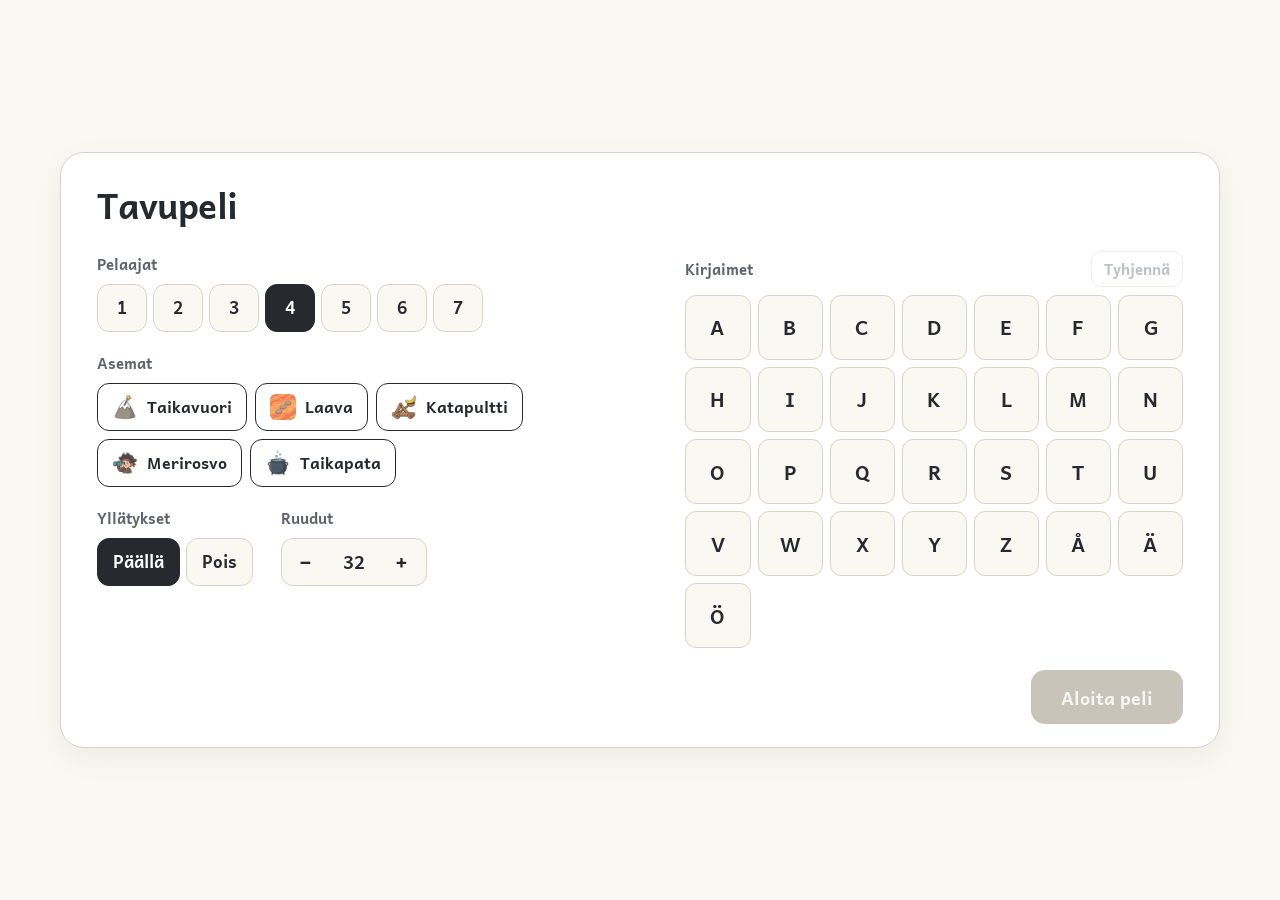
<file: index.html>
<!DOCTYPE html>
<html lang="fi">
<head>
  <meta charset="UTF-8" />
  <meta name="viewport" content="width=device-width, initial-scale=1.0, maximum-scale=1.0, user-scalable=no, viewport-fit=cover" />
  <meta name="theme-color" content="#FAF8F3" />
  <meta name="apple-mobile-web-app-capable" content="yes" />
  <meta name="apple-mobile-web-app-status-bar-style" content="default" />
  <meta name="apple-mobile-web-app-title" content="Tavupeli" />
  <title>Tavupeli</title>
  <link rel="manifest" href="./manifest.json" />
  <link rel="icon" type="image/svg+xml" href="./icons/icon-192.svg" />
  <link rel="apple-touch-icon" href="./icons/icon-192.svg" />
  <link rel="stylesheet" href="./style.css" />
</head>
<body>
  <!-- SETUP SCREEN -->
  <main id="setup-screen" class="screen">
    <div class="setup-shell">
      <header class="setup-header">
        <h1>Tavupeli</h1>
      </header>

      <div class="setup-grid">
        <section class="setup-col">
          <div class="setup-group">
            <span class="setup-label">Pelaajat</span>
            <div id="setup-players" class="seg-row seg-players" role="group" aria-label="Pelaajat"></div>
          </div>

          <div class="setup-group">
            <span class="setup-label">Asemat</span>
            <div id="setup-stations" class="chip-grid" role="group" aria-label="Asemat"></div>
          </div>

          <div class="setup-inline-row">
            <div class="setup-group">
              <span class="setup-label">Yllätykset</span>
              <div id="setup-twists" class="seg-row" role="group" aria-label="Yllätykset"></div>
            </div>

            <div class="setup-group">
              <span class="setup-label">Ruudut</span>
              <div class="stepper-box" role="group" aria-label="Ruudut">
                <button id="btn-sq-minus" type="button" class="stepper-btn" aria-label="Vähemmän">−</button>
                <span id="setup-squares-val" class="stepper-val">32</span>
                <button id="btn-sq-plus" type="button" class="stepper-btn" aria-label="Enemmän">+</button>
              </div>
            </div>
          </div>
        </section>

        <section class="setup-col setup-letters-col">
          <div class="setup-group">
            <div class="setup-label-row">
              <span class="setup-label">Kirjaimet</span>
              <button id="btn-clear-letters" type="button" class="btn-ghost-sm">Tyhjennä</button>
            </div>
            <div id="setup-letters" class="letter-grid" role="group" aria-label="Kirjaimet"></div>
          </div>
        </section>
      </div>

      <footer class="setup-footer">
        <button id="btn-resume-game" type="button" class="btn-secondary hidden">Jatka peliä</button>
        <button id="btn-start-game" type="button" class="btn-primary" disabled>Aloita peli</button>
      </footer>
    </div>
  </main>

  <!-- GAME SCREEN -->
  <main id="game-screen" class="screen hidden">
    <section class="board-pane" aria-label="Pelilauta">
      <div id="board-wrap" class="board-wrap">
        <svg id="board-svg" class="board-svg" preserveAspectRatio="xMidYMid meet"></svg>
        <svg id="tokens-svg" class="tokens-svg" preserveAspectRatio="xMidYMid meet" aria-hidden="true"></svg>
      </div>
    </section>

    <aside class="side-panel" aria-label="Ohjauspaneeli">
      <header class="panel-top">
        <div id="player-dots" class="player-dots" role="group" aria-label="Pelaajat"></div>
        <div class="panel-tools">
          <button id="btn-mute" type="button" class="icon-btn" aria-label="Äänet"></button>
          <button id="btn-exit" type="button" class="icon-btn" aria-label="Sulje peli"></button>
        </div>
      </header>

      <div id="card-stage" class="card-stage"></div>
      <div id="control-dock" class="control-dock"></div>
    </aside>
  </main>

  <!-- 2-STEP PROTECTED EXIT / NEW GAME MODAL -->
  <div id="exit-modal" class="modal-backdrop hidden" role="dialog" aria-modal="true">
    <div class="modal-card">
      <div id="exit-step-1" class="modal-body">
        <h2 class="modal-title">Sulje peli?</h2>
        <div class="modal-actions">
          <button id="btn-modal-cancel" type="button" class="btn-secondary">Jatka</button>
          <button id="btn-modal-step2" type="button" class="btn-danger-outline">Uusi peli</button>
        </div>
      </div>
      <div id="exit-step-2" class="modal-body hidden">
        <h2 class="modal-title">Aloitetaanko alusta?</h2>
        <div class="modal-actions">
          <button id="btn-modal-back" type="button" class="btn-secondary">Peruuta</button>
          <button id="btn-modal-confirm" type="button" class="btn-danger">Uusi peli</button>
        </div>
      </div>
    </div>
  </div>

  <!-- END SCREEN -->
  <div id="end-screen" class="end-backdrop hidden" role="dialog" aria-modal="true">
    <div class="end-card">
      <div id="end-art" class="end-art"></div>
      <p id="end-line" class="end-line"></p>
      <button id="btn-end-new" type="button" class="btn-primary">Uusi peli</button>
    </div>
  </div>

  <script src="./words.js"></script>
  <script src="./art.js"></script>
  <script src="./audio.js"></script>
  <script src="./board.js"></script>
  <script src="./app.js"></script>
</body>
</html>
</file>
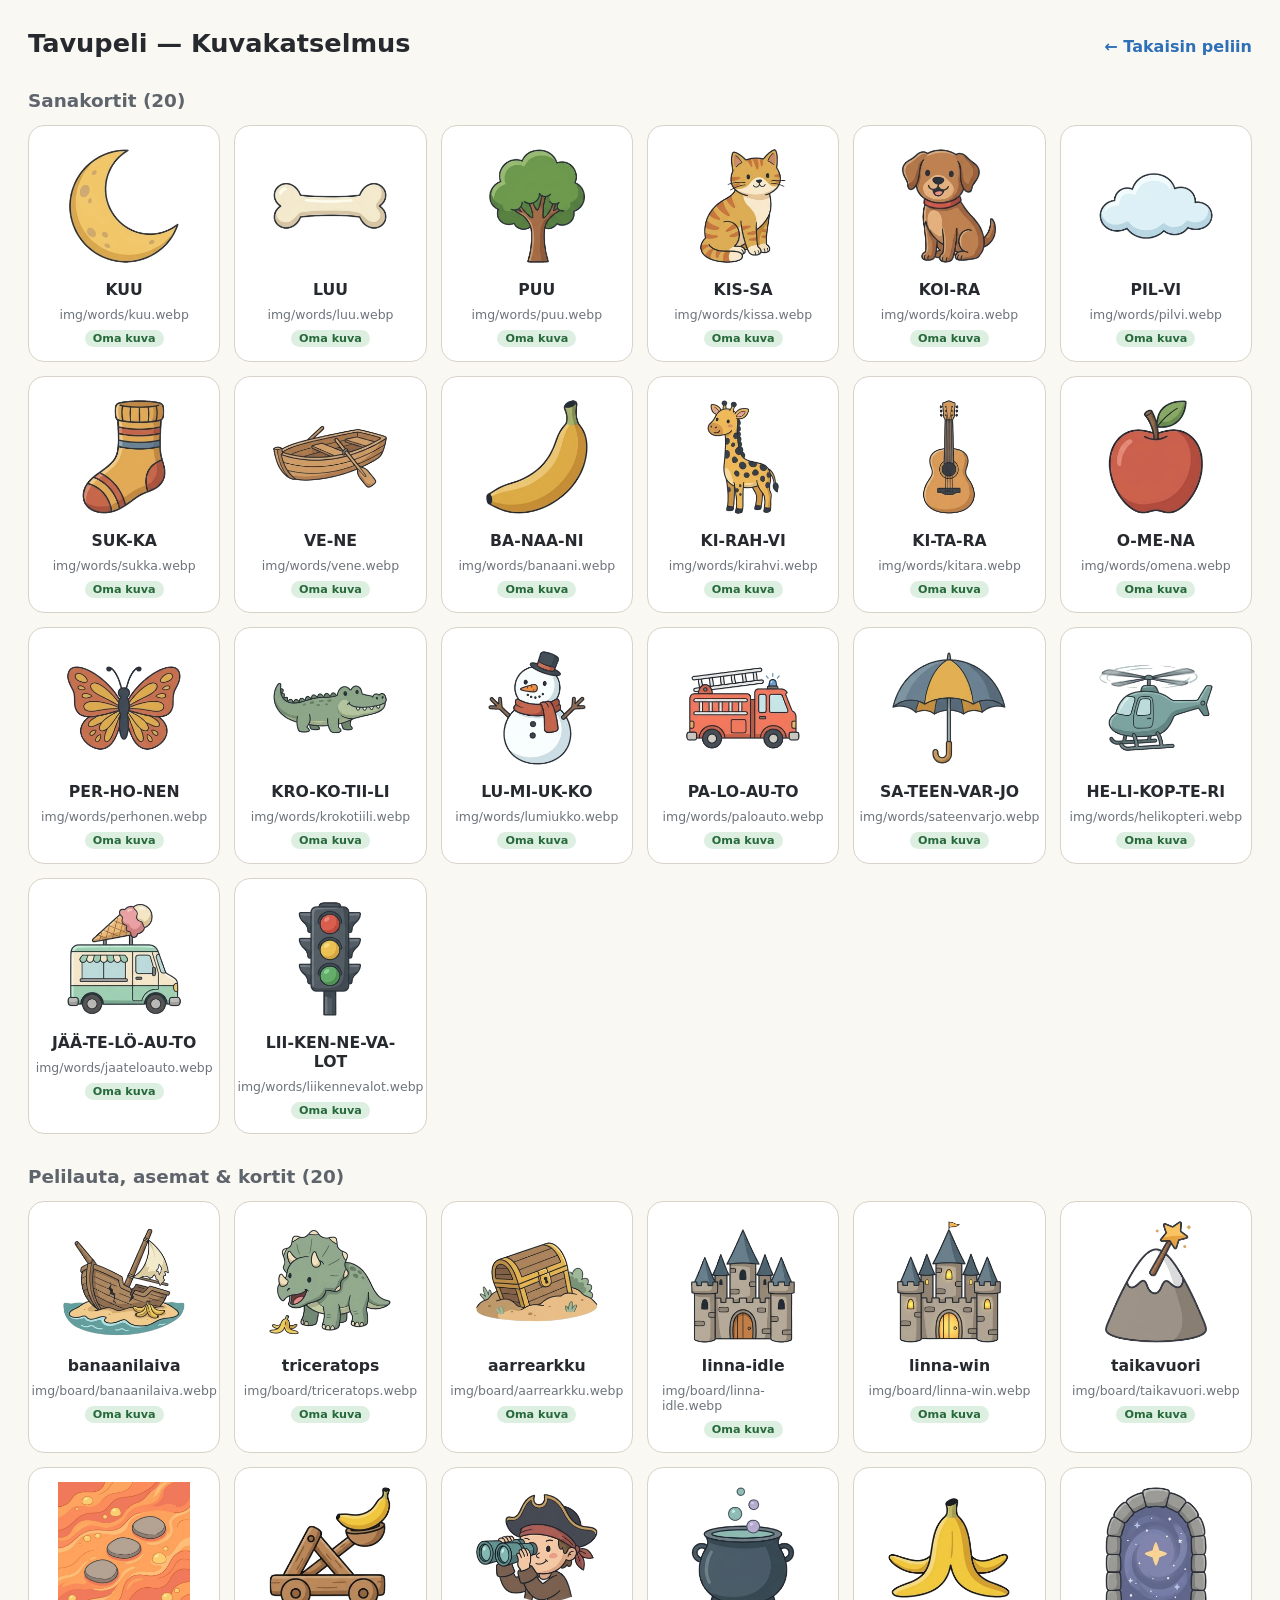
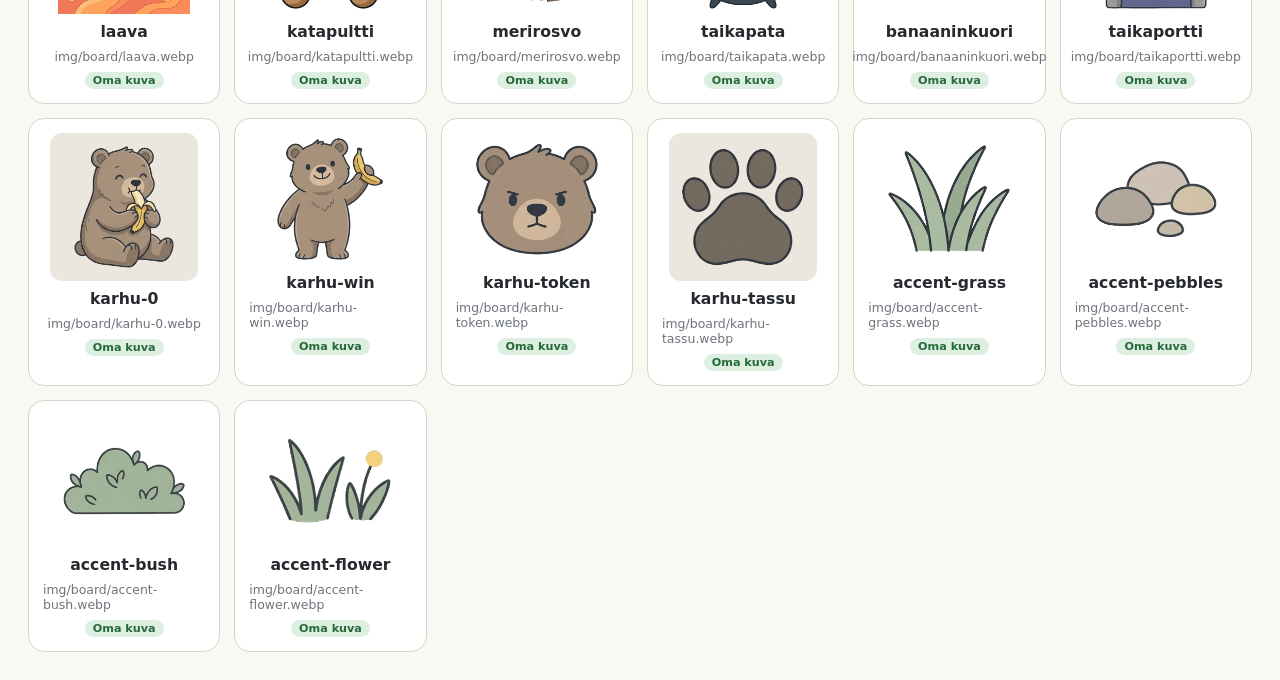
<file: gallery.html>
<!DOCTYPE html>
<html lang="fi">
<head>
  <meta charset="UTF-8" />
  <meta name="viewport" content="width=device-width, initial-scale=1.0" />
  <title>Tavupeli — Kuvakatselmus</title>
  <style>
    body { margin: 0; padding: 28px; background: #FAF8F3; color: #262A2F; font-family: 'Avenir Next', 'Segoe UI', system-ui, sans-serif; }
    header { display: flex; justify-content: space-between; align-items: baseline; margin-bottom: 24px; }
    h1 { margin: 0; font-size: 1.6rem; }
    h2 { margin: 32px 0 14px; font-size: 1.15rem; color: #5E646C; }
    a { color: #2E6FB8; font-weight: 700; text-decoration: none; }
    .grid { display: grid; grid-template-columns: repeat(auto-fill, minmax(175px, 1fr)); gap: 14px; }
    .tile { background: #FFFFFF; border: 1.5px solid #D8D3C8; border-radius: 16px; padding: 14px; display: flex; flex-direction: column; align-items: center; gap: 8px; }
    .art { width: 132px; height: 132px; display: flex; align-items: center; justify-content: center; background: #FFFFFF; }
    .art.stone { background: #ECE7DE; border-radius: 12px; padding: 8px; }
    .art img, .art svg { width: 100%; height: 100%; object-fit: contain; }
    .word { font-weight: 800; font-size: 0.98rem; text-align: center; }
    .meta { font-size: 0.78rem; color: #6E747B; }
    .badge { font-size: 0.7rem; font-weight: 700; padding: 2px 8px; border-radius: 99px; background: #EFEBE0; color: #5E646C; }
    .badge.custom { background: #DCEFE0; color: #27693B; }
  </style>
</head>
<body>
  <header>
    <h1>Tavupeli — Kuvakatselmus</h1>
    <a href="./index.html">← Takaisin peliin</a>
  </header>
  <h2 id="words-heading">Sanakortit</h2>
  <div id="words-grid" class="grid"></div>
  <h2 id="board-heading">Pelilauta, asemat &amp; kortit</h2>
  <div id="board-grid" class="grid"></div>
  <script src="./words.js"></script>
  <script src="./art.js"></script>
  <script>
    (async () => {
      await window.TavupeliArt.preloadAll();
      document.getElementById('words-heading').textContent = `Sanakortit (${window.TAVUPELI_WORDS.length})`;
      document.getElementById('board-heading').textContent = `Pelilauta, asemat & kortit (${window.TavupeliArt.BOARD_IDS.length})`;
      const wg = document.getElementById('words-grid');
      window.TAVUPELI_WORDS.forEach(w => {
        const ext = window.TavupeliArt.getResolvedUrl('words', w.id);
        const card = document.createElement('div');
        card.className = 'tile';
        const art = document.createElement('div');
        art.className = 'art';
        window.TavupeliArt.renderHtml(art, 'words', w.id, w.id);
        card.appendChild(art);
        card.insertAdjacentHTML('beforeend', `<div class="word">${w.syllables.join('-')}</div><div class="meta">img/words/${w.id}.webp</div><span class="badge${ext ? ' custom' : ''}">${ext ? 'Oma kuva' : 'SVG-varakuva'}</span>`);
        wg.appendChild(card);
      });
      const bg = document.getElementById('board-grid');
      window.TavupeliArt.BOARD_IDS.forEach(id => {
        const ext = window.TavupeliArt.getResolvedUrl('board', id);
        const card = document.createElement('div');
        card.className = 'tile';
        const art = document.createElement('div');
        art.className = `art${id === 'karhu-0' || id === 'karhu-tassu' ? ' stone' : ''}`;
        window.TavupeliArt.renderHtml(art, 'board', id, id);
        card.appendChild(art);
        card.insertAdjacentHTML('beforeend', `<div class="word">${id}</div><div class="meta">img/board/${id}.webp</div><span class="badge${ext ? ' custom' : ''}">${ext ? 'Oma kuva' : 'SVG-varakuva'}</span>`);
        bg.appendChild(card);
      });
    })();
  </script>
</body>
</html>
</file>
<file: style.css>
/* Tavupeli v4 — Storybook Tabletop Board + 65" Clevertouch Polish */

@font-face {
  font-family: 'TavupeliReader';
  src: url('./fonts/andika-regular.woff2') format('woff2');
  font-weight: 400 600;
  font-style: normal;
  font-display: swap;
}

@font-face {
  font-family: 'TavupeliReader';
  src: url('./fonts/andika-bold.woff2') format('woff2');
  font-weight: 700 800;
  font-style: normal;
  font-display: swap;
}

:root {
  --bg-board: #FAF8F3;
  --bg-panel: #F2EFE7;
  --surface: #FFFFFF;
  --ink: #262A2F;
  --ink-soft: #5E646C;
  --border: #D8D3C8;
  --border-strong: #BEB8AC;
  --bear-bg: #ECE7DE;
  --bear-border: #4A443E;
  --bear-ink: #36312C;
  --danger: #C94842;
  --radius-card: 22px;
  --radius-btn: 14px;
  --shadow-card: 0 8px 22px rgba(42, 38, 32, 0.08), 0 2px 5px rgba(42, 38, 32, 0.05);
  --font-main: 'TavupeliReader', 'Nunito', 'Avenir Next', 'Segoe UI', system-ui, -apple-system, sans-serif;
}

*, *::before, *::after {
  box-sizing: border-box;
  -webkit-tap-highlight-color: transparent;
}

html, body {
  margin: 0;
  padding: 0;
  width: 100%;
  height: 100dvh;
  overflow: hidden;
  background: var(--bg-board);
  color: var(--ink);
  font-family: var(--font-main);
  user-select: none;
  -webkit-user-select: none;
  touch-action: manipulation;
}

.hidden {
  display: none !important;
}

.screen {
  width: 100%;
  height: 100dvh;
}

/* SETUP SCREEN */
#setup-screen {
  display: flex;
  align-items: center;
  justify-content: center;
  padding: clamp(14px, 2.2vh, 28px) clamp(16px, 2.8vw, 40px);
  background: var(--bg-board);
}

.setup-shell {
  width: 100%;
  max-width: 1160px;
  max-height: 100%;
  background: var(--surface);
  border: 1.5px solid var(--border);
  border-radius: 24px;
  box-shadow: 0 10px 30px rgba(42, 38, 32, 0.06);
  padding: clamp(18px, 2.5vh, 32px) clamp(20px, 2.8vw, 38px);
  display: flex;
  flex-direction: column;
  gap: clamp(14px, 2vh, 24px);
  overflow-y: auto;
}

.setup-header h1 {
  margin: 0;
  font-size: clamp(1.6rem, 2.8vw, 2.2rem);
  font-weight: 700;
  letter-spacing: -0.015em;
}

.setup-grid {
  display: grid;
  grid-template-columns: minmax(320px, 1.05fr) minmax(300px, 0.95fr);
  gap: clamp(18px, 3vw, 40px);
  align-items: start;
}

.setup-col {
  display: flex;
  flex-direction: column;
  gap: clamp(14px, 2vh, 22px);
}

.setup-group {
  display: flex;
  flex-direction: column;
  gap: 8px;
}

.setup-label-row {
  display: flex;
  align-items: center;
  justify-content: space-between;
}

.setup-label {
  font-size: 0.96rem;
  font-weight: 700;
  color: var(--ink-soft);
}

.setup-inline-row {
  display: flex;
  flex-wrap: wrap;
  gap: 18px 28px;
  align-items: flex-end;
}

.seg-row {
  display: inline-flex;
  gap: 6px;
  flex-wrap: wrap;
}

.seg-btn {
  min-height: 48px;
  min-width: 50px;
  padding: 0 15px;
  border-radius: 12px;
  border: 1.5px solid var(--border);
  background: var(--bg-board);
  color: var(--ink);
  font-family: inherit;
  font-size: 1.04rem;
  font-weight: 700;
  cursor: pointer;
  display: inline-flex;
  align-items: center;
  justify-content: center;
  transition: transform 90ms ease, background-color 110ms ease, border-color 110ms ease;
}

.seg-btn:active {
  transform: scale(0.96);
}

.seg-btn.active {
  background: var(--ink);
  border-color: var(--ink);
  color: #FFFFFF;
}

.seg-players .seg-btn {
  width: 50px;
  padding: 0;
}

.stepper-box {
  display: inline-flex;
  align-items: center;
  height: 48px;
  border-radius: 12px;
  border: 1.5px solid var(--border);
  background: var(--bg-board);
  overflow: hidden;
}

.stepper-btn {
  width: 48px;
  height: 100%;
  border: none;
  background: transparent;
  color: var(--ink);
  font-family: inherit;
  font-size: 1.35rem;
  font-weight: 700;
  cursor: pointer;
  display: inline-flex;
  align-items: center;
  justify-content: center;
}

.stepper-btn:active {
  background: #E6E1D6;
}

.stepper-btn:disabled {
  opacity: 0.35;
  cursor: default;
}

.stepper-val {
  min-width: 48px;
  text-align: center;
  font-size: 1.15rem;
  font-weight: 700;
  color: var(--ink);
}

.chip-grid {
  display: flex;
  flex-wrap: wrap;
  gap: 8px;
}

.station-chip {
  min-height: 48px;
  padding: 6px 14px;
  border-radius: 12px;
  border: 1.5px solid var(--border);
  background: var(--bg-board);
  color: var(--ink-soft);
  font-family: inherit;
  font-size: 0.98rem;
  font-weight: 700;
  cursor: pointer;
  display: inline-flex;
  align-items: center;
  gap: 9px;
  transition: transform 90ms ease, background-color 110ms ease, border-color 110ms ease;
}

.station-chip:active {
  transform: scale(0.97);
}

.station-chip .chip-icon {
  width: 26px;
  height: 26px;
  display: inline-flex;
  align-items: center;
  justify-content: center;
  flex-shrink: 0;
}

.station-chip .chip-icon img,
.station-chip .chip-icon svg {
  width: 100%;
  height: 100%;
  object-fit: contain;
  border-radius: 6px;
}

.station-chip.active {
  background: #FFFFFF;
  border-color: var(--ink);
  color: var(--ink);
}

.letter-grid {
  display: grid;
  grid-template-columns: repeat(7, minmax(0, 1fr));
  gap: 7px;
}

.letter-btn {
  aspect-ratio: 1 / 1;
  min-height: 46px;
  border-radius: 11px;
  border: 1.5px solid var(--border);
  background: var(--bg-board);
  color: var(--ink);
  font-family: inherit;
  font-size: clamp(1.05rem, 1.55vw, 1.28rem);
  font-weight: 700;
  line-height: 1.25;
  padding-top: 2px;
  cursor: pointer;
  display: flex;
  align-items: center;
  justify-content: center;
  transition: transform 80ms ease, background-color 100ms ease, border-color 100ms ease;
}

.letter-btn:active {
  transform: scale(0.94);
}

.letter-btn.active {
  background: var(--ink);
  border-color: var(--ink);
  color: #FFFFFF;
}

.btn-ghost-sm {
  min-height: 36px;
  padding: 0 12px;
  border-radius: 10px;
  border: 1.5px solid var(--border);
  background: transparent;
  color: var(--ink-soft);
  font-family: inherit;
  font-size: 0.92rem;
  font-weight: 700;
  cursor: pointer;
}

.btn-ghost-sm:active:not(:disabled) {
  background: #EAE5DA;
}

.btn-ghost-sm:disabled {
  opacity: 0.4;
  cursor: default;
}

.setup-footer {
  display: flex;
  justify-content: flex-end;
  align-items: center;
  gap: 12px;
  padding-top: 4px;
}

.btn-primary,
.btn-secondary,
.btn-danger,
.btn-danger-outline {
  min-height: 54px;
  padding: 0 28px;
  border-radius: var(--radius-btn);
  font-family: inherit;
  font-size: 1.14rem;
  font-weight: 700;
  cursor: pointer;
  border: 2px solid transparent;
  transition: transform 90ms ease, opacity 120ms ease;
}

.btn-primary:active:not(:disabled),
.btn-secondary:active:not(:disabled),
.btn-danger:active:not(:disabled),
.btn-danger-outline:active:not(:disabled) {
  transform: scale(0.975);
}

.btn-primary {
  background: var(--ink);
  color: #FFFFFF;
}

.btn-primary:disabled {
  background: #C9C4BA;
  color: #F8F6F2;
  cursor: not-allowed;
}

.btn-secondary {
  background: var(--bg-board);
  border-color: var(--border-strong);
  color: var(--ink);
}

.btn-danger {
  background: var(--danger);
  color: #FFFFFF;
}

.btn-danger-outline {
  background: #FFFFFF;
  border-color: var(--danger);
  color: var(--danger);
}

/* GAME SCREEN — BALANCED UNIFIED TABLETOP LAYOUT */
#game-screen {
  --panel-w: clamp(320px, 21vw, 398px);
  --dock-h: clamp(184px, 19.5vh, 210px);
  --board-pad: clamp(10px, 1.2vh, 16px);
  display: flex;
  flex-direction: row;
  width: 100%;
  height: 100dvh;
  background: #F3EFE6;
  padding: clamp(12px, 1.5vh, 18px) clamp(14px, 1.3vw, 20px);
  gap: clamp(12px, 1.2vw, 18px);
}

.board-pane {
  flex: 1 1 0;
  min-width: 0;
  height: 100%;
  display: flex;
  align-items: center;
  justify-content: center;
}

.board-wrap {
  position: relative;
  width: 100%;
  height: 100%;
  display: flex;
  align-items: center;
  justify-content: center;
  background: var(--bg-board);
  border: 1.5px solid #DED8CA;
  border-radius: 22px;
  box-shadow: inset 0 0 0 3px #F8F5EE, 0 4px 16px rgba(42, 38, 32, 0.045);
  padding: var(--board-pad);
}

.board-svg {
  width: 100%;
  height: 100%;
  max-width: 100%;
  max-height: 100%;
  display: block;
}

.tokens-svg {
  position: absolute;
  inset: var(--board-pad);
  width: calc(100% - var(--board-pad) * 2);
  height: calc(100% - var(--board-pad) * 2);
  display: block;
  pointer-events: none;
  will-change: transform;
}

.laava-in-tile {
  opacity: 0.72;
}

.tile-icon-inside {
  pointer-events: none;
}

.token-group.paused-token {
  opacity: 0.34;
}

.token-active-ring {
  opacity: 0;
}

.token-group.active-token .token-active-ring {
  opacity: 0.92;
}

/* ROCK-SOLID LOCKED TABLETOP SIDE TRAY (ZERO HORIZONTAL/VERTICAL RESIZE) */
.side-panel {
  flex: 0 0 var(--panel-w);
  width: var(--panel-w);
  min-width: var(--panel-w);
  max-width: var(--panel-w);
  height: 100%;
  overflow: hidden;
  background: #F6F3EC;
  border: 1.5px solid #DED8CA;
  border-radius: 22px;
  box-shadow: 0 4px 16px rgba(42, 38, 32, 0.04);
  display: flex;
  flex-direction: column;
  padding: clamp(14px, 1.8vh, 22px) clamp(18px, 1.3vw, 24px);
  gap: clamp(12px, 1.6vh, 18px);
}

.panel-top {
  flex: 0 0 42px;
  height: 42px;
  min-width: 0;
  display: flex;
  align-items: center;
  justify-content: space-between;
  gap: 8px;
}

.player-dots {
  display: flex;
  align-items: center;
  gap: clamp(5px, 0.48vw, 8px);
  flex-wrap: nowrap;
  min-width: 0;
}

.player-dot-btn {
  width: clamp(22px, 1.42vw, 28px);
  height: clamp(22px, 1.42vw, 28px);
  padding: 0;
  border-radius: 50%;
  border: 2.5px solid #FFFFFF;
  background: var(--dot-color);
  cursor: pointer;
  position: relative;
  flex-shrink: 0;
  box-shadow: 0 1px 3px rgba(38, 42, 47, 0.18), 0 0 0 1px rgba(38, 42, 47, 0.12);
  transition: transform 90ms ease;
}

.player-dot-btn:active {
  transform: scale(0.92);
}

.player-dot-btn.active {
  box-shadow: 0 0 0 2.5px #F6F3EC, 0 0 0 5px var(--dot-color);
}

.player-dot-btn.paused {
  opacity: 0.36;
}

.player-dot-btn.paused::before,
.player-dot-btn.paused::after {
  content: '';
  position: absolute;
  top: 26%;
  bottom: 26%;
  width: 2.5px;
  border-radius: 2px;
  background: #FFFFFF;
}

.player-dot-btn.paused::before {
  left: calc(50% - 3.5px);
}

.player-dot-btn.paused::after {
  left: calc(50% + 1px);
}

.player-dot-btn.finished::after {
  content: '';
  position: absolute;
  inset: 5px;
  border-radius: 50%;
  border: 2.5px solid #FFFFFF;
}

.panel-tools {
  display: flex;
  align-items: center;
  gap: 6px;
  flex-shrink: 0;
}

.icon-btn {
  width: 38px;
  height: 38px;
  border-radius: 11px;
  border: 1.5px solid var(--border);
  background: var(--surface);
  color: var(--ink-soft);
  display: inline-flex;
  align-items: center;
  justify-content: center;
  cursor: pointer;
  padding: 0;
  transition: transform 90ms ease, background-color 110ms ease;
}

.icon-btn:active {
  transform: scale(0.94);
  background: #EFECE4;
}

.icon-btn svg {
  width: 19px;
  height: 19px;
}

/* CARD STAGE & 60FPS CALM ANIMATIONS */
.card-stage {
  flex: 1 1 0;
  min-height: 0;
  min-width: 0;
  display: flex;
  align-items: center;
  justify-content: center;
  position: relative;
  perspective: 1100px;
}

@keyframes cardEnter {
  from {
    opacity: 0;
    transform: translate3d(0, 22px, 0) scale(0.96);
  }
  to {
    opacity: 1;
    transform: translate3d(0, 0, 0) scale(1);
  }
}

@keyframes cardFlipIn {
  0% {
    opacity: 0;
    transform: rotateY(-70deg) translate3d(0, 8px, 0) scale(0.95);
  }
  50% {
    opacity: 1;
  }
  100% {
    opacity: 1;
    transform: rotateY(0deg) translate3d(0, 0, 0) scale(1);
  }
}

@keyframes revealFadeUp {
  from {
    opacity: 0;
    transform: translate3d(0, 10px, 0);
  }
  to {
    opacity: 1;
    transform: translate3d(0, 0, 0);
  }
}

.card-enter {
  animation: cardEnter 400ms cubic-bezier(0.22, 1, 0.36, 1) both;
  will-change: transform, opacity;
}

.card-flip-in {
  animation: cardFlipIn 430ms cubic-bezier(0.22, 1, 0.36, 1) both;
  transform-style: preserve-3d;
  will-change: transform, opacity;
}

.deck-stack {
  position: relative;
  width: 100%;
  max-width: 340px;
  aspect-ratio: 3 / 4;
  max-height: 100%;
  cursor: pointer;
  background: transparent;
  border: none;
  padding: 0;
  transition: transform 110ms ease;
}

.deck-stack:active {
  transform: scale(0.98);
}

.deck-peek {
  position: absolute;
  inset: 0;
  border-radius: var(--radius-card);
  background: #FFFFFF;
  border: 3px solid var(--player-color, #2E6FB8);
  pointer-events: none;
  box-shadow: 0 4px 12px rgba(42, 38, 32, 0.06);
}

.deck-peek-1 {
  transform: rotate(-2deg) translate(-3px, 4px);
  opacity: 0.72;
}

.deck-peek-2 {
  transform: rotate(1.5deg) translate(3px, 2px);
  opacity: 0.88;
}

.deck-top {
  position: relative;
  width: 100%;
  height: 100%;
  border-radius: var(--radius-card);
  background: #FFFFFF;
  border: 4px solid var(--player-color, #2E6FB8);
  box-shadow: var(--shadow-card);
  display: flex;
  align-items: center;
  justify-content: center;
}

.deck-top::before {
  content: '';
  position: absolute;
  inset: 11px;
  border-radius: 13px;
  border: 1.5px solid var(--player-color, #2E6FB8);
  opacity: 0.22;
  pointer-events: none;
}

.deck-mark {
  width: 48px;
  height: 48px;
  border-radius: 50%;
  border: 3px solid var(--player-color, #2E6FB8);
  opacity: 0.22;
  position: relative;
}

.deck-mark::after {
  content: '';
  position: absolute;
  inset: 10px;
  border-radius: 50%;
  background: var(--player-color, #2E6FB8);
  opacity: 0.4;
}

.game-card {
  width: 100%;
  max-width: 340px;
  max-height: 100%;
  min-width: 0;
  overflow: hidden;
  aspect-ratio: 3 / 4;
  border-radius: var(--radius-card);
  background: #FFFFFF;
  border: 4px solid var(--player-color, #2E6FB8);
  box-shadow: var(--shadow-card);
  padding: clamp(14px, 1.9vh, 22px);
  display: flex;
  flex-direction: column;
  align-items: center;
  justify-content: space-between;
}

.word-art {
  flex: 1 1 auto;
  width: 100%;
  min-height: 0;
  display: flex;
  align-items: center;
  justify-content: center;
  padding: 4px;
}

.word-art img,
.word-art svg {
  width: 100%;
  height: 100%;
  max-height: 100%;
  object-fit: contain;
}

.reveal-block {
  width: 100%;
  min-width: 0;
  display: flex;
  flex-direction: column;
  align-items: center;
  justify-content: center;
  gap: 4px;
  padding-top: 8px;
  animation: revealFadeUp 340ms cubic-bezier(0.22, 1, 0.36, 1) both;
}

.reveal-numeral {
  font-size: clamp(2.6rem, 4.2vw, 3.9rem);
  font-weight: 700;
  line-height: 1;
  color: var(--player-color, var(--ink));
}

.reveal-word {
  max-width: 100%;
  font-size: clamp(1.22rem, 1.9vw, 1.78rem);
  font-weight: 700;
  letter-spacing: 0.03em;
  line-height: 1.3;
  color: var(--ink);
  white-space: nowrap;
}

.reveal-word.long-word {
  font-size: clamp(0.96rem, 1.48vw, 1.4rem);
  letter-spacing: 0.012em;
}

.activity-card {
  justify-content: center;
  gap: clamp(8px, 1.3vh, 14px);
}

.station-card-art {
  width: clamp(94px, 13.5vh, 142px);
  height: clamp(94px, 13.5vh, 142px);
  display: flex;
  align-items: center;
  justify-content: center;
}

.station-card-art img,
.station-card-art svg {
  width: 100%;
  height: 100%;
  object-fit: contain;
  border-radius: 14px;
}

.card-title {
  margin: 0;
  font-size: clamp(1.28rem, 1.9vw, 1.7rem);
  font-weight: 700;
  color: var(--ink);
  text-align: center;
  line-height: 1.2;
}

.card-desc {
  margin: 0;
  padding: 0 6px;
  font-size: clamp(0.9rem, 1.12vw, 1.05rem);
  font-weight: 400;
  color: #828890;
  text-align: center;
  line-height: 1.32;
  text-wrap: balance;
}

.letter-boxes {
  display: flex;
  align-items: center;
  justify-content: center;
  gap: 11px;
  padding: 6px 0 2px;
}

.letter-box {
  width: clamp(68px, 8.4vh, 88px);
  height: clamp(74px, 9vh, 96px);
  border: 2px solid var(--border-strong);
  border-radius: 15px;
  background: #FFFFFF;
  box-shadow: 0 2px 6px rgba(42, 38, 32, 0.06);
  display: flex;
  align-items: center;
  justify-content: center;
  font-size: clamp(2.15rem, 3.4vw, 2.9rem);
  font-weight: 700;
  line-height: 1.3;
  color: var(--ink);
}

.letter-boxes.staggered {
  gap: 8px;
  padding: 10px 0 4px;
}

.letter-boxes.staggered .letter-box {
  width: clamp(58px, 7.2vh, 76px);
  height: clamp(64px, 7.8vh, 84px);
  font-size: clamp(1.8rem, 2.75vw, 2.35rem);
}

.letter-boxes.staggered .letter-box:nth-child(1) { transform: translateY(7px); }
.letter-boxes.staggered .letter-box:nth-child(2) { transform: translateY(-7px); }
.letter-boxes.staggered .letter-box:nth-child(3) { transform: translateY(7px); }

.twist-card {
  justify-content: center;
  gap: clamp(14px, 2vh, 20px);
}

.twist-delta {
  font-size: clamp(2.7rem, 4.4vw, 3.8rem);
  font-weight: 700;
  line-height: 1.1;
  color: var(--ink);
}

/* WARM-STONE BEAR CARDS (NO EARS, THINNER BORDER, STYLE B PAWS) */
.bear-card-wrap {
  position: relative;
  width: 100%;
  max-width: 344px;
  max-height: 100%;
  aspect-ratio: 3 / 4;
  display: flex;
  align-items: center;
  justify-content: center;
}

.bear-card-btn {
  width: 100%;
  height: 100%;
  border-radius: var(--radius-card);
  background: var(--bear-bg);
  border: 4px solid var(--bear-border);
  box-shadow: var(--shadow-card);
  cursor: pointer;
  position: relative;
  display: flex;
  flex-direction: column;
  align-items: center;
  justify-content: center;
  padding: 20px;
  transition: transform 110ms ease;
}

.bear-card-btn:active {
  transform: scale(0.98);
}

.bear-card-btn::before {
  content: '';
  position: absolute;
  inset: 11px;
  border-radius: 13px;
  border: 1.5px solid var(--bear-border);
  opacity: 0.22;
  pointer-events: none;
}

.bear-card-btn .bear-paw {
  width: clamp(72px, 8vw, 96px);
  height: clamp(72px, 8vw, 96px);
  opacity: 0.44;
  object-fit: contain;
}

.bear-card-face {
  width: 100%;
  height: 100%;
  border-radius: var(--radius-card);
  background: var(--bear-bg);
  border: 4px solid var(--bear-border);
  box-shadow: var(--shadow-card);
  position: relative;
  display: flex;
  flex-direction: column;
  align-items: center;
  justify-content: center;
  padding: 22px;
  gap: 18px;
}

.bear-numeral {
  font-size: clamp(4.4rem, 7.6vw, 6.2rem);
  font-weight: 700;
  line-height: 1;
  color: var(--bear-ink);
}

.bear-paws-row {
  display: flex;
  align-items: center;
  justify-content: center;
  gap: 12px;
}

.bear-paw {
  width: clamp(40px, 4.6vw, 56px);
  height: clamp(40px, 4.6vw, 56px);
  object-fit: contain;
}

.bear-zero-numeral {
  font-size: clamp(3rem, 5.2vw, 4.2rem);
  font-weight: 700;
  line-height: 1;
  color: var(--bear-ink);
}

.bear-zero-art {
  width: clamp(140px, 21vh, 210px);
  height: clamp(140px, 21vh, 210px);
  display: flex;
  align-items: center;
  justify-content: center;
}

.bear-zero-art img,
.bear-zero-art svg {
  width: 100%;
  height: 100%;
  object-fit: contain;
}

/* BOTTOM TAPUTUS & ACTION DOCK — CONSTANT HEIGHT SO CARDS NEVER JUMP */
.control-dock {
  flex: 0 0 var(--dock-h);
  height: var(--dock-h);
  min-height: var(--dock-h);
  max-height: var(--dock-h);
  display: flex;
  flex-direction: column;
  justify-content: flex-end;
  gap: 10px;
}

.beat-dots-row {
  display: flex;
  align-items: center;
  justify-content: center;
  gap: 10px;
  height: 32px;
  flex-shrink: 0;
}

.beat-dot {
  width: clamp(24px, 1.65vw, 30px);
  height: clamp(24px, 1.65vw, 30px);
  border-radius: 50%;
  border: 2.5px solid var(--border-strong);
  background: var(--surface);
  padding: 0;
  cursor: default;
  transition: transform 90ms ease, background-color 110ms ease, border-color 110ms ease;
}

.beat-dot.lit {
  background: var(--player-color, #2E6FB8);
  border-color: var(--player-color, #2E6FB8);
  cursor: pointer;
}

.beat-dot.lit:active {
  transform: scale(0.9);
}

.tap-pad {
  width: 100%;
  height: clamp(64px, 8.2vh, 80px);
  flex-shrink: 0;
  border-radius: 17px;
  border: 2px solid var(--border-strong);
  background: #FFFFFF;
  box-shadow: 0 3px 8px rgba(42, 38, 32, 0.05);
  cursor: pointer;
  display: flex;
  align-items: center;
  justify-content: center;
  transition: transform 80ms ease, background-color 90ms ease;
}

.tap-pad:active {
  transform: scale(0.985);
  background: #EBE7DE;
}

.tap-pad-ring {
  width: 34px;
  height: 34px;
  border-radius: 50%;
  border: 3.5px solid var(--player-color, #2E6FB8);
  opacity: 0.45;
}

.btn-valmis,
.btn-liiku {
  width: 100%;
  height: clamp(54px, 7vh, 66px);
  flex-shrink: 0;
  border-radius: 15px;
  border: none;
  color: #FFFFFF;
  font-family: inherit;
  font-size: clamp(1.16rem, 1.8vw, 1.4rem);
  font-weight: 700;
  cursor: pointer;
  box-shadow: 0 3px 10px rgba(38, 42, 47, 0.12);
  transition: transform 90ms ease, opacity 140ms ease, background-color 140ms ease;
}

.btn-valmis {
  background: var(--ink);
}

.btn-liiku {
  background: var(--player-color, var(--ink));
}

.btn-valmis:active:not(:disabled),
.btn-liiku:active:not(:disabled) {
  transform: scale(0.98);
}

.btn-valmis:disabled {
  background: #CCC7BD;
  color: #F6F4EF;
  box-shadow: none;
  cursor: not-allowed;
}

.btn-liiku.guard-locked {
  opacity: 0.72;
  cursor: default;
}

/* MODALS & END SCREEN */
.modal-backdrop,
.end-backdrop {
  position: fixed;
  inset: 0;
  background: rgba(34, 38, 43, 0.48);
  display: flex;
  align-items: center;
  justify-content: center;
  padding: 20px;
  z-index: 50;
}

.modal-card {
  width: min(100%, 390px);
  background: #FFFFFF;
  border-radius: 22px;
  border: 1.5px solid var(--border);
  box-shadow: 0 16px 40px rgba(30, 28, 24, 0.18);
  padding: 28px 24px;
  text-align: center;
}

.modal-title {
  margin: 0 0 22px;
  font-size: 1.4rem;
  font-weight: 700;
}

.modal-actions {
  display: flex;
  gap: 12px;
  justify-content: center;
}

.modal-actions button {
  flex: 1 1 0;
  padding: 0 14px;
}

.end-card {
  width: min(100%, 460px);
  background: #FFFFFF;
  border-radius: 26px;
  border: 1.5px solid var(--border);
  box-shadow: 0 18px 46px rgba(30, 28, 24, 0.2);
  padding: 34px 30px;
  display: flex;
  flex-direction: column;
  align-items: center;
  gap: 20px;
  text-align: center;
  animation: cardEnter 400ms cubic-bezier(0.22, 1, 0.36, 1) both;
}

.end-art {
  width: clamp(190px, 28vh, 250px);
  height: clamp(190px, 28vh, 250px);
  display: flex;
  align-items: center;
  justify-content: center;
}

.end-art img,
.end-art svg {
  width: 100%;
  height: 100%;
  object-fit: contain;
}

.end-line {
  margin: 0;
  font-size: clamp(1.4rem, 2.5vw, 1.85rem);
  font-weight: 700;
  color: var(--ink);
}

.end-card .btn-primary {
  width: 100%;
}

@media (max-width: 1020px) {
  #game-screen {
    --panel-w: clamp(276px, 29vw, 326px);
  }
  .setup-grid {
    grid-template-columns: 1fr;
    gap: 16px;
  }
  .letter-grid {
    grid-template-columns: repeat(10, minmax(0, 1fr));
  }
}

@media (max-height: 700px) {
  #game-screen {
    --dock-h: 158px;
  }
  .control-dock {
    gap: 8px;
  }
  .game-card,
  .deck-stack,
  .bear-card-wrap {
    max-width: 236px;
  }
}
</file>
